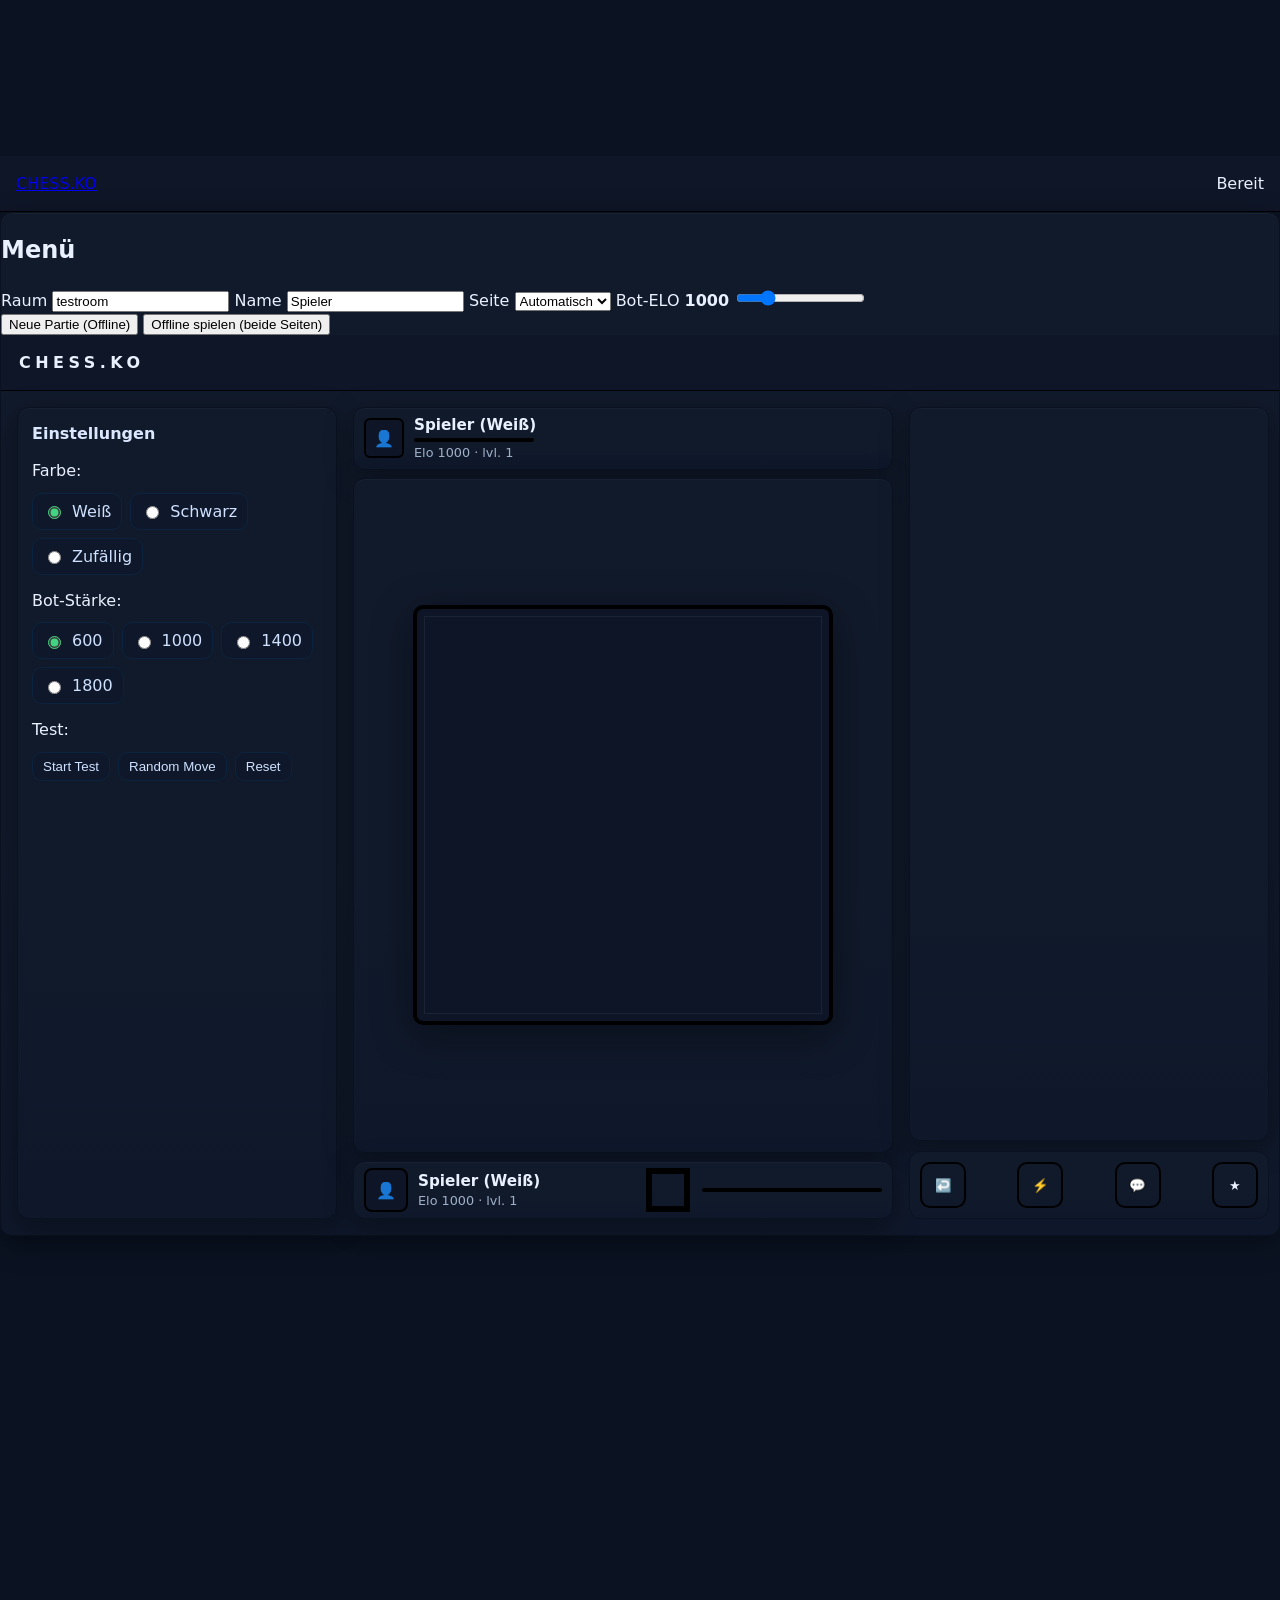
<file: wwwroot/chess/index.html>
<!doctype html>
<html lang="de">
<head>
    <meta charset="utf-8" />
    <meta name="viewport" content="width=device-width, initial-scale=1" />
    <title>ChessOnline • Spiel</title>

    <!-- Vollständiges Layout/Look (kein Scrollen, Settings links, Actions unten rechts) -->
    <style>
        :root {
            --bg: #0b1322;
            --panel: #111a2b;
            --panel2: #0f182a;
            --text: #e9f1ff;
            --muted: #9fb0c8;
            --brand: #41d483;
            --line: #0a1120;
            --radius: 12px;
        }

        * {
            box-sizing: border-box
        }

        html, body {
            height: 100%
        }

        body {
            margin: 0;
            background: var(--bg);
            color: var(--text);
            font: 500 16px/1.45 system-ui,Segoe UI,Inter,Arial;
            overflow: hidden; /* ⛔ kein Scrollen */
        }

        /* Header – kompakt, CHESS.KO ohne Rahmen/Glow */
        .chess-topbar {
            height: 56px;
            display: flex;
            align-items: center;
            justify-content: space-between;
            padding: 0 16px;
            background: #0f1627;
            border-bottom: 1px solid #000;
        }

        .brand-link {
            font-weight: 800;
            letter-spacing: .28rem;
            text-decoration: none;
            color: var(--text);
            padding: 6px 2px;
            border-radius: 0;
            outline: none;
            box-shadow: none;
            border: none;
            background: transparent;
        }

            .brand-link:hover, .brand-link:focus {
                text-decoration: underline;
            }

        .top-right {
            width: 220px;
        }
        /* Platzhalter */

        /* Haupt-Grid = volle Höhe abzüglich Header – Settings links */
        .page {
            height: calc(100svh - 56px);
            display: grid;
            grid-template-columns: 320px minmax(540px, 1fr) 360px; /* L | Mitte | R */
            grid-template-rows: 100%;
            gap: 16px;
            padding: 16px;
            max-width: 1600px;
            margin-inline: auto;
        }

        /* Panels */
        .panel {
            background: linear-gradient(180deg, var(--panel) 60%, var(--panel2));
            border: 1px solid var(--line);
            border-radius: var(--radius);
            box-shadow: inset 0 1px 0 rgba(255,255,255,.03), 0 8px 28px rgba(0,0,0,.35);
        }

        /* ===== linke Spalte: Einstellungen ===== */
        .left {
            display: grid;
            grid-template-rows: 1fr;
        }

        .settings {
            padding: 14px;
            display: flex;
            flex-direction: column;
            gap: 14px;
            min-height: 0;
        }

            .settings h3 {
                margin: 0;
                font-size: 1rem;
                color: #dbe7ff
            }

        .form-row {
            display: flex;
            flex-direction: column;
            gap: 10px;
        }

        .chips {
            display: flex;
            flex-wrap: wrap;
            gap: 8px;
        }

        .chip {
            padding: 6px 10px;
            border: 1px solid #0b233e;
            border-radius: 10px;
            background: #0f182a;
            color: #cfe1ff;
            cursor: pointer;
            display: inline-flex;
            gap: 8px;
            align-items: center;
        }

            .chip input {
                accent-color: var(--brand);
            }

        /* ===== Mitte: super-kompakter Spieler oben/unten + maximales Brett ===== */
        .center {
            display: grid;
            grid-template-rows: auto 1fr auto; /* oben/mitte/unten */
            gap: 8px;
            min-width: 540px;
            min-height: 0;
        }
        /* kompakter Spieler OBEN */
        .player {
            padding: 6px 10px;
            display: grid;
            grid-template-columns: 40px 1fr auto;
            align-items: center;
            gap: 10px;
        }

        .avatar {
            width: 40px;
            height: 40px;
            border: 2px solid #000;
            background: #0d1526;
            display: grid;
            place-items: center;
            border-radius: 6px;
        }

        .name {
            font-weight: 800;
            font-size: .95rem;
        }

        .bar {
            height: 4px;
            border: 2px solid #000;
            border-radius: 2px;
            width: 120px;
            margin: 2px 0;
        }

        .meta {
            color: var(--muted);
            font-size: .8rem
        }

        /* Board-Container: JS setzt Quadratform auf Maximum */
        .board-wrap {
            display: grid;
            place-items: center;
            min-height: 0;
            padding: 0;
        }

        .board-shell {
            border: 4px solid #000;
            background: #0d1526;
            padding: 8px;
            border-radius: 10px;
            box-shadow: 0 10px 40px rgba(0,0,0,.4);
            width: 420px;
            height: 420px; /* Start – JS überschreibt */
        }

        #board {
            width: 100%;
            height: 100%;
            outline: 1px solid rgba(255,255,255,.06);
            position: relative;
            z-index: 1;
        }

        /* kompakter Spieler UNTEN */
        .player-bottom {
            padding: 6px 10px;
            display: grid;
            grid-template-columns: 44px 1fr auto;
            align-items: center;
            gap: 10px;
        }

            .player-bottom .avatar {
                width: 44px;
                height: 44px;
                border-radius: 8px;
            }

        .timer-line {
            height: 4px;
            width: 180px;
            border: 2px solid #000;
            border-radius: 2px;
        }

        .square-btn {
            width: 44px;
            height: 44px;
            border: 6px solid #000;
            background: transparent;
        }

        /* ===== rechte Spalte: Züge + Button-Bar unten horizontal ===== */
        .right {
            display: grid;
            grid-template-rows: 1fr auto;
            gap: 10px;
            min-height: 0;
        }

        .moves {
            padding: 10px;
            overflow: auto;
            min-height: 0;
        }

            .moves ol {
                margin: 0;
                padding-left: 18px
            }

        .actions-bar {
            display: flex;
            align-items: center;
            justify-content: space-between;
            padding: 10px;
            gap: 10px;
            background: linear-gradient(180deg, var(--panel) 60%, var(--panel2));
            border: 1px solid var(--line);
            border-radius: var(--radius);
        }

        .action {
            height: 46px;
            min-width: 46px;
            display: inline-grid;
            place-items: center;
            border: 2px solid #000;
            background: transparent;
            color: var(--text);
            border-radius: 10px;
            transition: .2s ease;
        }

            .action:hover {
                box-shadow: 0 0 0 4px rgba(65,212,131,.1), inset 0 0 0 1px rgba(255,255,255,.06);
            }

        /* Responsiv: sehr schmal → rechte Spalte ausblenden (weiter kein Scrollen) */
        @media (max-width:1200px) {
            .page {
                grid-template-columns: 1fr;
            }

            .right {
                display: none;
            }
        }
    </style>

    <!-- Logik (No-Wait + Board-Resize + SignalR optional) -->
    <script defer src="chess.js"></script>
</head>
<body>
    <canvas id="bg" aria-hidden="true"></canvas>

    <div class="chess-app">
        <header class="chess-topbar">
            <a class="brand" href="/">CHESS.KO</a>
            <div id="status-banner" class="status-pill status-ready" role="status">Bereit</div>
        </header>

        <main class="chess-grid" aria-label="Schachoberfläche">
            <aside class="panel menu-panel">
                <h2 class="panel-title">Menü</h2>
                <form class="menu-form" autocomplete="off">
                    <label class="field">
                        <span>Raum</span>
                        <input id="room" type="text" value="testroom" />
                    </label>
                    <label class="field">
                        <span>Name</span>
                        <input id="name" type="text" value="Spieler" />
                    </label>
                    <label class="field">
                        <span>Seite</span>
                        <select id="side">
                            <option value="auto">Automatisch</option>
                            <option value="white">Weiß</option>
                            <option value="black">Schwarz</option>
                        </select>
                    </label>
                    <label class="field">
                        <span>Bot-ELO <strong id="elo-value">1000</strong></span>
                        <input id="elo" type="range" min="400" max="3200" step="50" value="1000" />
                    </label>
                </form>

                <div class="menu-actions">
                    <button id="join" type="button" class="btn solid full">Online beitreten</button>
                    <button id="join-bot" type="button" class="btn ghost full">Gegen Bot</button>
                </div>

    <!-- Header -->
    <header class="chess-topbar">
        <a class="brand-link" href="/menu/">CHESS.KO</a> <!-- klickbar -->
        <div class="top-right"></div>
    </header>

    <!-- Layout (kein Scrollen) -->
    <main class="page">
        <!-- LINKS: Einstellungen -->
        <section class="left">
            <div class="panel settings">
                <h3>Einstellungen</h3>

                <div class="form-row">
                    <label>Farbe:</label>
                    <div class="chips">
                        <label class="chip"><input type="radio" name="color" value="white" checked> Weiß</label>
                        <label class="chip"><input type="radio" name="color" value="black"> Schwarz</label>
                        <label class="chip"><input type="radio" name="color" value="auto"> Zufällig</label>
                    </div>
                </div>

                <div class="form-row">
                    <label>Bot-Stärke:</label>
                    <div class="chips">
                        <label class="chip"><input type="radio" name="elo" value="600" checked> 600</label>
                        <label class="chip"><input type="radio" name="elo" value="1000"> 1000</label>
                        <label class="chip"><input type="radio" name="elo" value="1400"> 1400</label>
                        <label class="chip"><input type="radio" name="elo" value="1800"> 1800</label>
                    </div>
                </div>

                <div class="form-row">
                    <label>Test:</label>
                    <div class="chips">
                        <button id="btn-test-start" class="chip" type="button">Start Test</button>
                        <button id="btn-test-move" class="chip" type="button">Random Move</button>
                        <button id="btn-test-reset" class="chip" type="button">Reset</button>
                    </div>
                </div>
            </div>
        </section>

        <!-- MITTE: Spieler – Brett – Spieler -->
        <section class="center">
            <div class="panel player">
                <div class="avatar">👤</div>
                <div>
                    <div class="name">Spieler (Weiß)</div>
                    <div class="bar"></div>
                    <div class="meta">Elo 1000 · lvl. 1</div>
                </div>
                <div></div>
            </div>

            <div class="panel board-wrap" id="boardWrap">
                <div class="board-shell" id="boardShell">
                    <div id="board" aria-label="Schachbrett"></div>
                </div>
            </div>

            <div class="panel player-bottom">
                <div class="avatar">👤</div>
                <div>
                    <div class="name">Spieler (Weiß)</div>
                    <div class="meta">Elo 1000 · lvl. 1</div>
                </div>
                <div style="display:flex; align-items:center; gap:12px;">
                    <button id="btn-square" class="square-btn" aria-label="Aktion"></button>
                    <div class="timer-line"></div>
                </div>
            </div>
        </section>

        <!-- RECHTS: Zugliste + Button-Bar unten horizontal -->
        <section class="right">
            <div class="panel moves">
                <ol id="moves"></ol>
            </div>

            <div class="actions-bar">
                <button id="btn-undo" class="action" title="Rückgängig">↩️</button>
                <button id="btn-resign" class="action" title="Aufgeben">⚡</button>
                <button id="btn-hint" class="action" title="Hinweis">💬</button>
                <button id="btn-options" class="action" title="Optionen">★</button>
            </div>
        </section>
    </main>

    <div id="promotion-overlay" class="promotion-overlay" hidden>
        <div class="promotion-dialog" role="dialog" aria-modal="true" aria-labelledby="promotion-title">
            <h2 id="promotion-title">Umwandlung</h2>
            <p class="promotion-subtitle">Wähle eine Figur für deinen Bauern.</p>
            <div class="promotion-choices" role="list">
                <button type="button" class="promotion-choice" data-piece="queen">
                    <img alt="" />
                    <span>Dame</span>
                </button>
                <button type="button" class="promotion-choice" data-piece="rook">
                    <img alt="" />
                    <span>Turm</span>
                </button>
                <button type="button" class="promotion-choice" data-piece="bishop">
                    <img alt="" />
                    <span>Läufer</span>
                </button>
                <button type="button" class="promotion-choice" data-piece="knight">
                    <img alt="" />
                    <span>Springer</span>
                </button>
            </div>
            <button type="button" id="promotion-cancel" class="btn ghost small">Abbrechen</button>
        </div>
    </div>

    <div id="promotion-overlay" class="promotion-overlay" hidden>
        <div class="promotion-dialog" role="dialog" aria-modal="true" aria-labelledby="promotion-title">
            <h2 id="promotion-title">Umwandlung</h2>
            <p class="promotion-subtitle">Wähle eine Figur für deinen Bauern.</p>
            <div class="promotion-choices" role="list">
                <button type="button" class="promotion-choice" data-piece="queen">
                    <img alt="" />
                    <span>Dame</span>
                </button>
                <button type="button" class="promotion-choice" data-piece="rook">
                    <img alt="" />
                    <span>Turm</span>
                </button>
                <button type="button" class="promotion-choice" data-piece="bishop">
                    <img alt="" />
                    <span>Läufer</span>
                </button>
                <button type="button" class="promotion-choice" data-piece="knight">
                    <img alt="" />
                    <span>Springer</span>
                </button>
            </div>
            <button type="button" id="promotion-cancel" class="btn ghost small">Abbrechen</button>
        </div>
    </div>

    <div id="promotion-overlay" class="promotion-overlay" hidden>
        <div class="promotion-dialog" role="dialog" aria-modal="true" aria-labelledby="promotion-title">
            <h2 id="promotion-title">Umwandlung</h2>
            <p class="promotion-subtitle">Wähle eine Figur für deinen Bauern.</p>
            <div class="promotion-choices" role="list">
                <button type="button" class="promotion-choice" data-piece="queen">
                    <img alt="" />
                    <span>Dame</span>
                </button>
                <button type="button" class="promotion-choice" data-piece="rook">
                    <img alt="" />
                    <span>Turm</span>
                </button>
                <button type="button" class="promotion-choice" data-piece="bishop">
                    <img alt="" />
                    <span>Läufer</span>
                </button>
                <button type="button" class="promotion-choice" data-piece="knight">
                    <img alt="" />
                    <span>Springer</span>
                </button>
            </div>
            <button type="button" id="promotion-cancel" class="btn ghost small">Abbrechen</button>
        </div>
    </div>

    <div id="promotion-overlay" class="promotion-overlay" hidden>
        <div class="promotion-dialog" role="dialog" aria-modal="true" aria-labelledby="promotion-title">
            <h2 id="promotion-title">Umwandlung</h2>
            <p class="promotion-subtitle">Wähle eine Figur für deinen Bauern.</p>
            <div class="promotion-choices" role="list">
                <button type="button" class="promotion-choice" data-piece="queen">
                    <img alt="" />
                    <span>Dame</span>
                </button>
                <button type="button" class="promotion-choice" data-piece="rook">
                    <img alt="" />
                    <span>Turm</span>
                </button>
                <button type="button" class="promotion-choice" data-piece="bishop">
                    <img alt="" />
                    <span>Läufer</span>
                </button>
                <button type="button" class="promotion-choice" data-piece="knight">
                    <img alt="" />
                    <span>Springer</span>
                </button>
            </div>
            <button type="button" id="promotion-cancel" class="btn ghost small">Abbrechen</button>
        </div>
    </div>

    <template id="cell-tpl">
        <div class="cell" role="gridcell" tabindex="-1">
            <img class="piece" alt="" draggable="false" />
            <div class="dot" aria-hidden="true"></div>
        </div>
    </template>
</body>
</html>
</file>
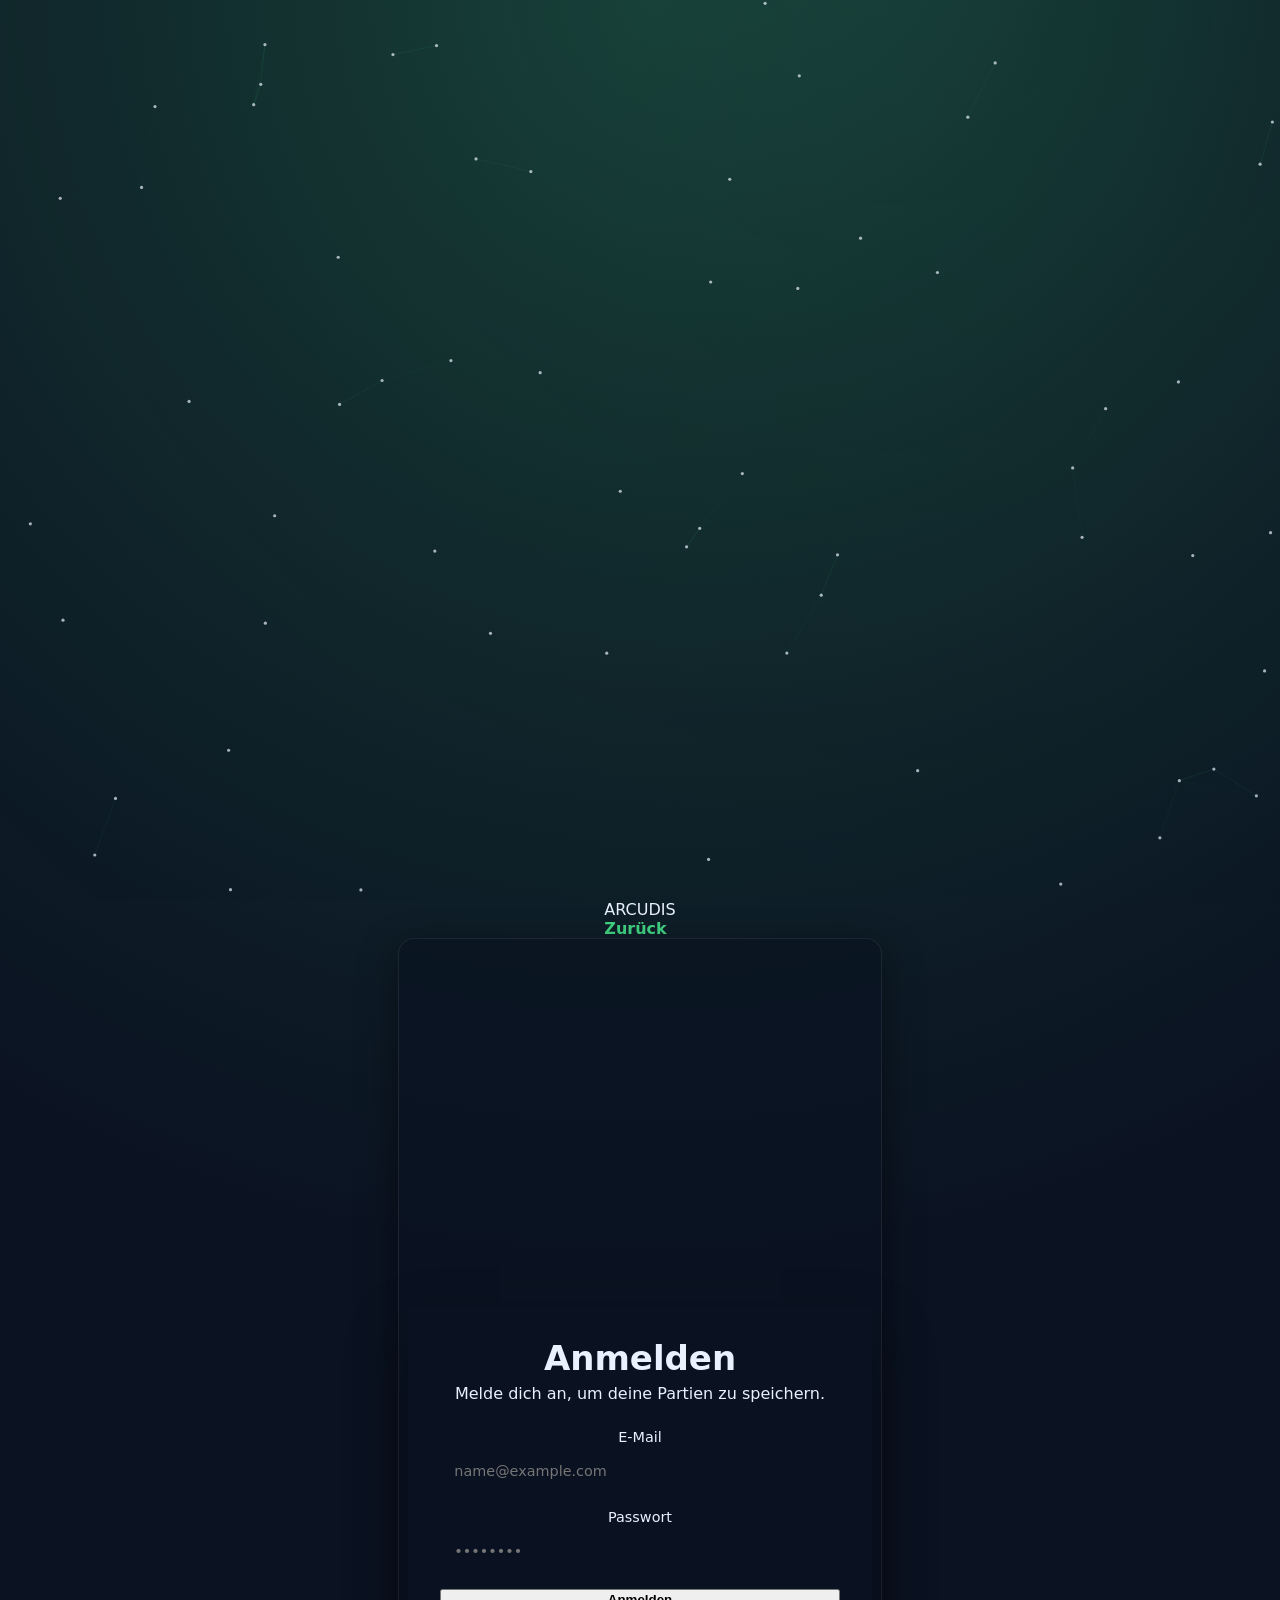
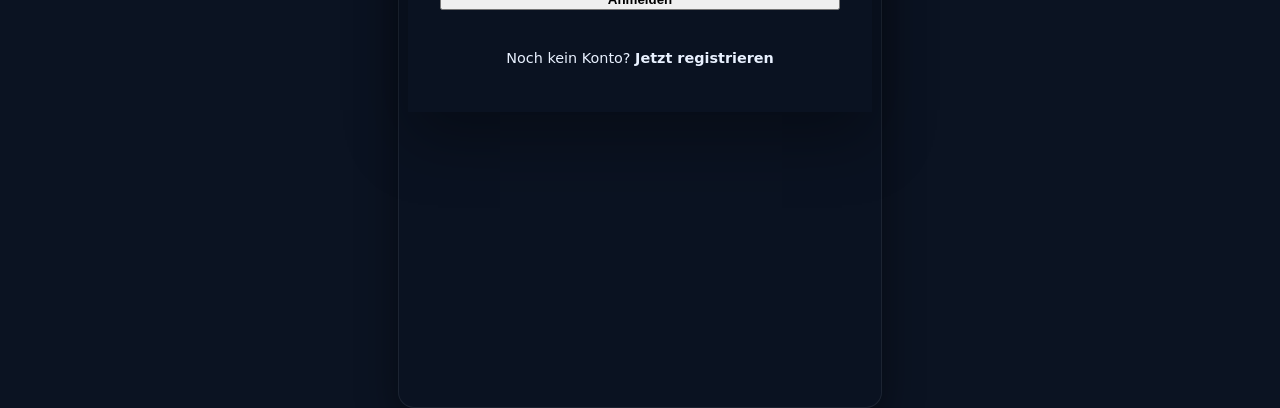
<file: wwwroot/login/index.html>
﻿<!doctype html>
<html lang="de">
<head>
    <meta charset="utf-8" />
    <meta name="viewport" content="width=device-width, initial-scale=1" />
    <title>Anmelden</title>
    <link rel="stylesheet" href="../menu/menu.css" />
    <link rel="stylesheet" href="login.css" />
</head>
<body>
    <canvas id="bg"></canvas>

    <header class="topbar">
        <div class="brand">ARCUDIS</div>
        <nav class="actions"><a class="btn ghost" href="../menu/">Zurück</a></nav>
    </header>

    <main class="auth">
        <section class="auth-card">
            <header class="auth-head">
                <h1>Anmelden</h1>
                <p>Melde dich an, um deine Partien zu speichern.</p>
            </header>

            <form class="auth-form">
                <label>
                    <span>E-Mail</span>
                    <input type="email" name="email" autocomplete="email" placeholder="name@example.com" />
                </label>
                <label>
                    <span>Passwort</span>
                    <input type="password" name="password" autocomplete="current-password" placeholder="••••••••" />
                </label>

                <button type="submit" class="btn solid full">Anmelden</button>
            </form>

            <footer class="auth-foot">
                <p>Noch kein Konto? <a href="#registrieren">Jetzt registrieren</a></p>
            </footer>
        </section>
    </main>

    <script src="../js/bg.js"></script>
</body>
</html>
</file>
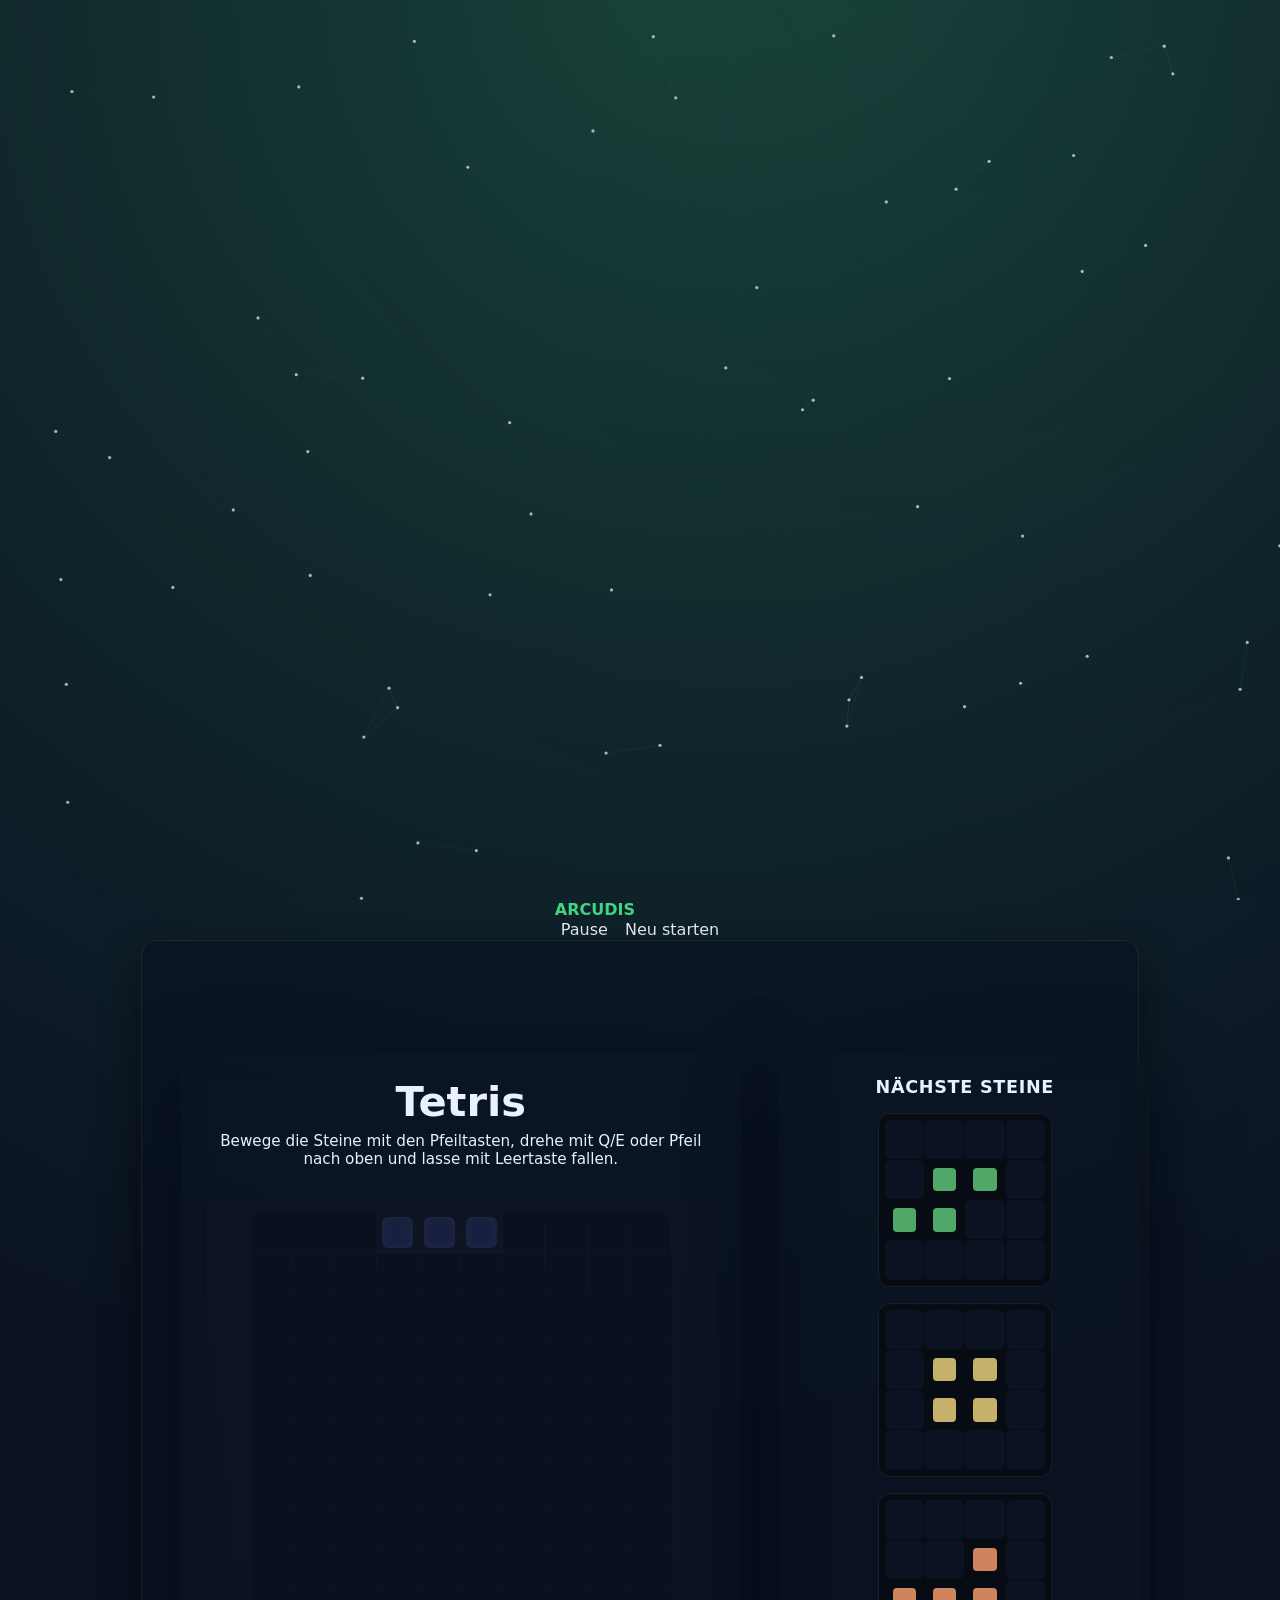
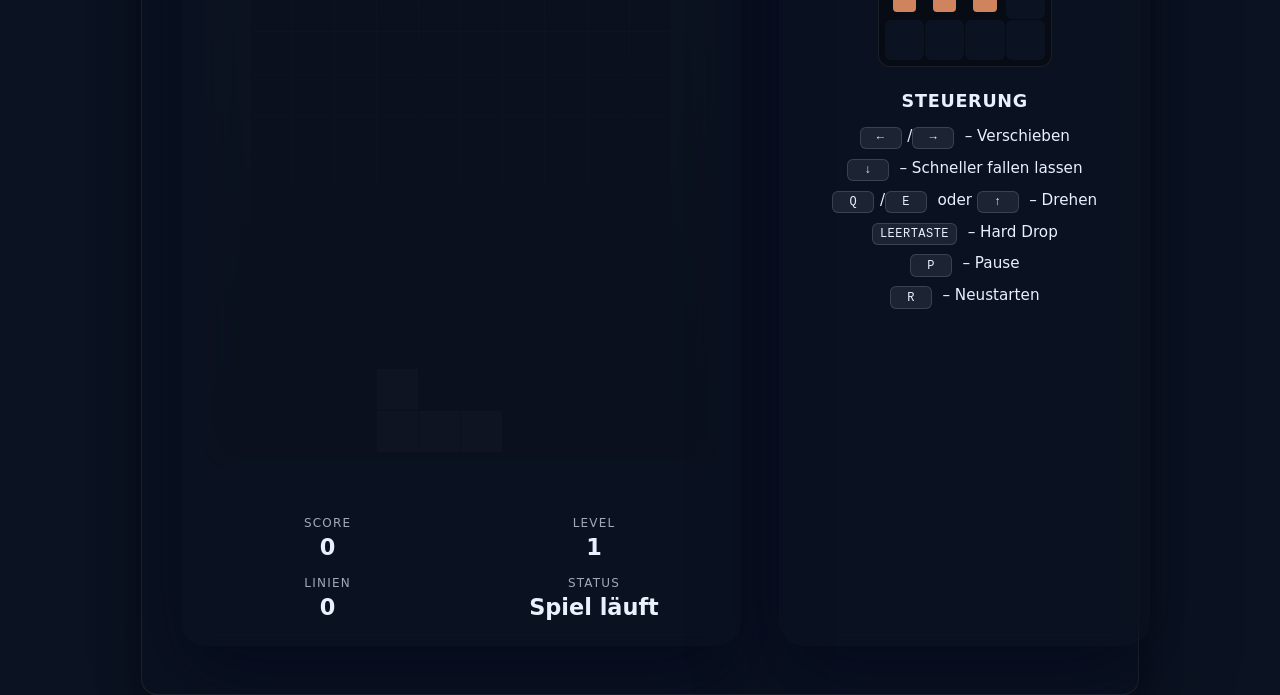
<file: wwwroot/tetris/index.html>
<!doctype html>
<html lang="de">
<head>
    <meta charset="utf-8" />
    <meta name="viewport" content="width=device-width, initial-scale=1" />
    <title>Arcudis • Tetris</title>
    <link rel="stylesheet" href="../menu/menu.css" />
    <link rel="stylesheet" href="tetris.css" />
</head>
<body>
    <canvas id="bg" aria-hidden="true"></canvas>

    <header class="topbar">
        <a class="brand" href="/">ARCUDIS</a>
        <nav class="actions">
            <button id="pause" class="btn solid" type="button">Pause</button>
            <button id="restart" class="btn ghost" type="button">Neu starten</button>
        </nav>
    </header>

    <main class="tetris-app" aria-label="Tetris Oberfläche">
        <section class="playfield panel" aria-live="polite">
            <header class="panel-head">
                <h1>Tetris</h1>
                <p class="muted">Bewege die Steine mit den Pfeiltasten, drehe mit Q/E oder Pfeil nach oben und lasse mit Leertaste fallen.</p>
            </header>

            <div class="board-shell" role="application" aria-describedby="controls">
                <div id="board" class="board" role="grid" aria-label="Tetris Spielfeld"></div>
                <div id="message" class="overlay" hidden></div>
            </div>

            <footer class="panel-footer" id="controls">
                <dl class="stats">
                    <div>
                        <dt>Score</dt>
                        <dd id="score">0</dd>
                    </div>
                    <div>
                        <dt>Level</dt>
                        <dd id="level">1</dd>
                    </div>
                    <div>
                        <dt>Linien</dt>
                        <dd id="lines">0</dd>
                    </div>
                    <div>
                        <dt>Status</dt>
                        <dd id="status">Bereit</dd>
                    </div>
                </dl>
            </footer>
        </section>

        <aside class="sidebar panel">
            <section class="next-box">
                <h2>Nächste Steine</h2>
                <div id="queue" class="queue" aria-live="polite"></div>
            </section>

            <section class="help-box">
                <h2>Steuerung</h2>
                <ul>
                    <li><kbd>←</kbd>/<kbd>→</kbd> – Verschieben</li>
                    <li><kbd>↓</kbd> – Schneller fallen lassen</li>
                    <li><kbd>Q</kbd>/<kbd>E</kbd> oder <kbd>↑</kbd> – Drehen</li>
                    <li><kbd>Leertaste</kbd> – Hard Drop</li>
                    <li><kbd>P</kbd> – Pause</li>
                    <li><kbd>R</kbd> – Neustarten</li>
                </ul>
            </section>
        </aside>
    </main>

    <script src="../js/bg.js"></script>
    <script src="tetris.js" type="module"></script>
</body>
</html>
</file>
<file: wwwroot/menu/menu.css>
body {
    margin: 0;
    min-height: 100vh;
    display: grid;
    place-items: center;
    font-family: "Inter", system-ui, -apple-system, BlinkMacSystemFont, "Segoe UI", sans-serif;
    background: radial-gradient(circle at top, rgba(65, 212, 131, 0.2), transparent 60%), #0b1322;
    color: #e9f1ff;
}

main {
    text-align: center;
    padding: 32px;
    border-radius: 16px;
    background: rgba(11, 19, 34, 0.7);
    border: 1px solid rgba(233, 241, 255, 0.08);
    box-shadow: 0 14px 40px rgba(0, 0, 0, 0.45);
}

a {
    color: #41d483;
    text-decoration: none;
    font-weight: 600;
}

a:hover {
    text-decoration: underline;
}
</file>
<file: wwwroot/login/login.css>
body {
    overflow: hidden;
}

.auth {
    position: relative;
    z-index: 1;
    min-height: 100svh;
    display: grid;
    place-items: center;
    padding: 120px 24px 48px;
}

.auth-card {
    width: min(420px, 92%);
    background: linear-gradient(180deg, color-mix(in oklab, var(--panel) 92%, black 8%), color-mix(in oklab, var(--panel) 78%, black 22%));
    border: 1px solid color-mix(in oklab, var(--panel) 70%, white 6%);
    border-radius: calc(var(--radius) + 4px);
    padding: 32px;
    display: flex;
    flex-direction: column;
    gap: 26px;
    box-shadow: 0 28px 60px rgba(0, 0, 0, .32);
}

.auth-head h1 {
    margin: 0 0 6px;
    font-size: clamp(26px, 4vw, 34px);
}

.auth-head p {
    margin: 0;
    color: var(--muted);
}

.auth-form {
    display: flex;
    flex-direction: column;
    gap: 18px;
}

.auth-form label {
    display: flex;
    flex-direction: column;
    gap: 6px;
    font-size: 0.9rem;
    color: color-mix(in oklab, var(--muted) 85%, white 15%);
}

.auth-form input {
    background: color-mix(in oklab, var(--panel) 86%, black 14%);
    border: 1px solid color-mix(in oklab, var(--panel) 65%, white 10%);
    border-radius: 12px;
    padding: 12px 14px;
    color: var(--text);
    font: inherit;
    outline: none;
    transition: border-color .18s ease, box-shadow .18s ease;
}

.auth-form input:focus {
    border-color: var(--brand);
    box-shadow: 0 0 0 4px color-mix(in oklab, var(--brand) 30%, transparent 70%);
}

.btn.full {
    width: 100%;
    justify-content: center;
    font-weight: 600;
}

.auth-foot {
    color: var(--muted);
    font-size: 0.9rem;
}

.auth-foot a {
    color: var(--text);
    text-decoration: none;
    font-weight: 600;
}

.auth-foot a:hover {
    text-decoration: underline;
}

@media (max-width: 520px) {
    .auth-card {
        padding: 26px;
    }
}
</file>
<file: wwwroot/tetris/tetris.css>
:root {
    --tetris-orange: #ff8b4b;
    --tetris-yellow: #f4d35e;
    --tetris-cyan: #2dd4ff;
    --tetris-blue: #4f46e5;
    --tetris-purple: #a855f7;
    --tetris-green: #22c55e;
    --tetris-red: #ef4444;
}

body {
    overflow-x: hidden;
    overflow-y: auto;
}

.tetris-app {
    position: relative;
    z-index: 1;
    min-height: 100svh;
    padding: 110px clamp(1.5rem, 3vw, 4rem) 48px;
    display: grid;
    grid-template-columns: minmax(0, 560px) minmax(260px, 320px);
    justify-content: center;
    gap: clamp(1.5rem, 3vw, 3rem);
    color: var(--text);
}

@media (max-width: 1024px) {
    .tetris-app {
        grid-template-columns: minmax(0, 1fr);
        padding-bottom: 96px;
    }

    .sidebar {
        max-width: min(520px, 90vw);
        justify-self: center;
    }
}

.panel {
    background: color-mix(in oklab, var(--panel) 92%, black 8%);
    border: 1px solid color-mix(in oklab, var(--panel) 70%, white 8%);
    border-radius: 24px;
    padding: clamp(1.5rem, 2vw, 2.5rem);
    box-shadow: 0 30px 80px rgba(2, 6, 23, 0.55);
    display: flex;
    flex-direction: column;
    gap: 1.75rem;
    backdrop-filter: blur(14px);
}

.playfield {
    max-width: min(560px, 92vw);
}

.panel-head h1 {
    margin: 0 0 0.4rem;
    font-size: clamp(2rem, 4vw, 2.6rem);
}

.panel-head .muted {
    margin: 0;
    color: var(--muted);
    font-size: 0.95rem;
}

.board-shell {
    position: relative;
    padding: 1rem;
    border-radius: 18px;
    background: linear-gradient(180deg, rgba(255,255,255,0.05), rgba(0,0,0,0.25));
    border: 1px solid color-mix(in oklab, var(--panel) 65%, white 10%);
    box-shadow: inset 0 0 40px rgba(10, 18, 32, 0.6);
}

.board {
    display: grid;
    grid-template-columns: repeat(10, 1fr);
    grid-template-rows: repeat(20, 1fr);
    gap: 1px;
    background: color-mix(in oklab, var(--panel) 60%, black 35%);
    border-radius: 12px;
    overflow: hidden;
    aspect-ratio: 10 / 20;
    width: min(420px, 80vw);
    margin: 0 auto;
}

.cell {
    position: relative;
    background: rgba(6, 11, 19, 0.88);
    transition: background 80ms ease;
}

.cell[data-fill] {
    background: color-mix(in oklab, var(--panel) 45%, var(--cell-color) 55%);
    box-shadow: inset 0 0 6px rgba(255,255,255,0.05);
}

.cell[data-fill]::after {
    content: "";
    position: absolute;
    inset: 12%;
    border-radius: 6px;
    background: color-mix(in oklab, var(--cell-color) 70%, white 10%);
    box-shadow: inset 0 0 12px rgba(255,255,255,0.22);
    opacity: 0.9;
}

.cell[data-ghost] {
    background: rgba(255, 255, 255, 0.07);
}

.overlay {
    position: absolute;
    inset: 0;
    display: flex;
    align-items: center;
    justify-content: center;
    font-size: 2rem;
    font-weight: 700;
    background: rgba(12, 19, 32, 0.78);
    border-radius: 18px;
    text-align: center;
    padding: 1rem 1.5rem;
}

.panel-footer {
    border-top: 1px solid color-mix(in oklab, var(--panel) 60%, white 8%);
    padding-top: 1.25rem;
}

.stats {
    display: grid;
    grid-template-columns: repeat(2, minmax(0, 1fr));
    gap: 1rem 1.5rem;
    margin: 0;
}

.stats dt {
    font-size: 0.75rem;
    text-transform: uppercase;
    letter-spacing: 0.1em;
    color: rgba(233, 241, 255, 0.68);
}

.stats dd {
    margin: 0.25rem 0 0;
    font-size: 1.4rem;
    font-weight: 700;
}

.sidebar {
    width: 100%;
    gap: 1.5rem;
}

.next-box h2,
.help-box h2 {
    margin: 0 0 1rem;
    font-size: 1.1rem;
    letter-spacing: 0.04em;
    text-transform: uppercase;
}

.queue {
    display: grid;
    gap: 1rem;
}

.preview {
    display: grid;
    grid-template-columns: repeat(4, 1fr);
    grid-template-rows: repeat(4, 1fr);
    gap: 1px;
    width: 160px;
    aspect-ratio: 1;
    background: rgba(6, 11, 19, 0.88);
    border-radius: 12px;
    border: 1px solid rgba(255,255,255,0.08);
    padding: 6px;
    margin: 0 auto;
}

.preview .mini-cell {
    background: rgba(15, 23, 42, 0.65);
    border-radius: 6px;
    position: relative;
}

.preview .mini-cell[data-fill] {
    background: color-mix(in oklab, var(--panel) 40%, var(--cell-color) 60%);
}

.preview .mini-cell[data-fill]::after {
    content: "";
    position: absolute;
    inset: 20%;
    border-radius: 4px;
    background: color-mix(in oklab, var(--cell-color) 65%, white 15%);
}

.help-box ul {
    list-style: none;
    margin: 0;
    padding: 0;
    display: grid;
    gap: 0.6rem;
    font-size: 0.95rem;
    color: var(--muted);
}

.help-box kbd {
    display: inline-flex;
    align-items: center;
    justify-content: center;
    min-width: 1.6rem;
    padding: 0.2rem 0.45rem;
    margin-right: 0.35rem;
    border-radius: 6px;
    background: rgba(233, 241, 255, 0.08);
    border: 1px solid rgba(233, 241, 255, 0.15);
    font-size: 0.75rem;
    letter-spacing: 0.04em;
    text-transform: uppercase;
}

button.btn {
    cursor: pointer;
    border: none;
    background: none;
    font: inherit;
    color: inherit;
}

button.btn[disabled] {
    opacity: 0.45;
    cursor: not-allowed;
}

@media (max-width: 720px) {
    .panel {
        padding: 1.5rem;
    }

    .board {
        width: min(320px, 86vw);
    }

    .preview {
        width: 120px;
    }
}
</file>
